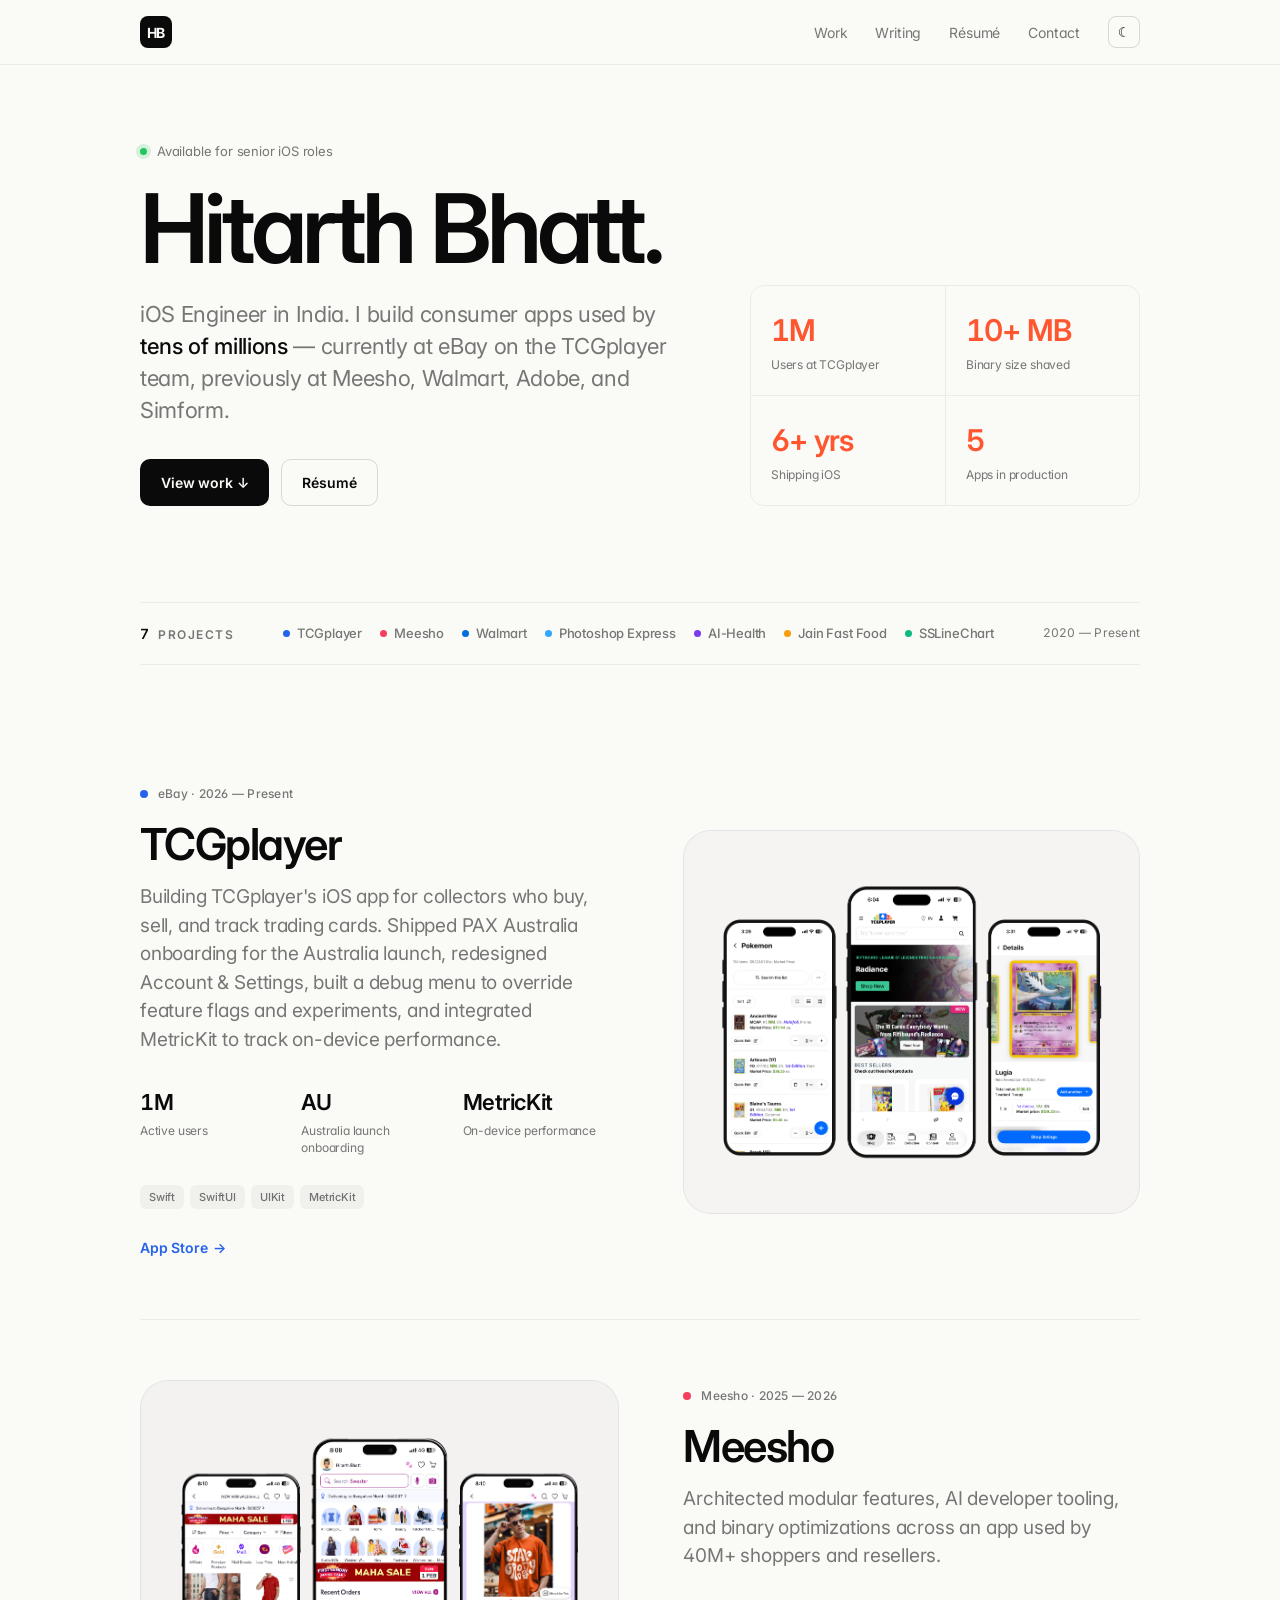
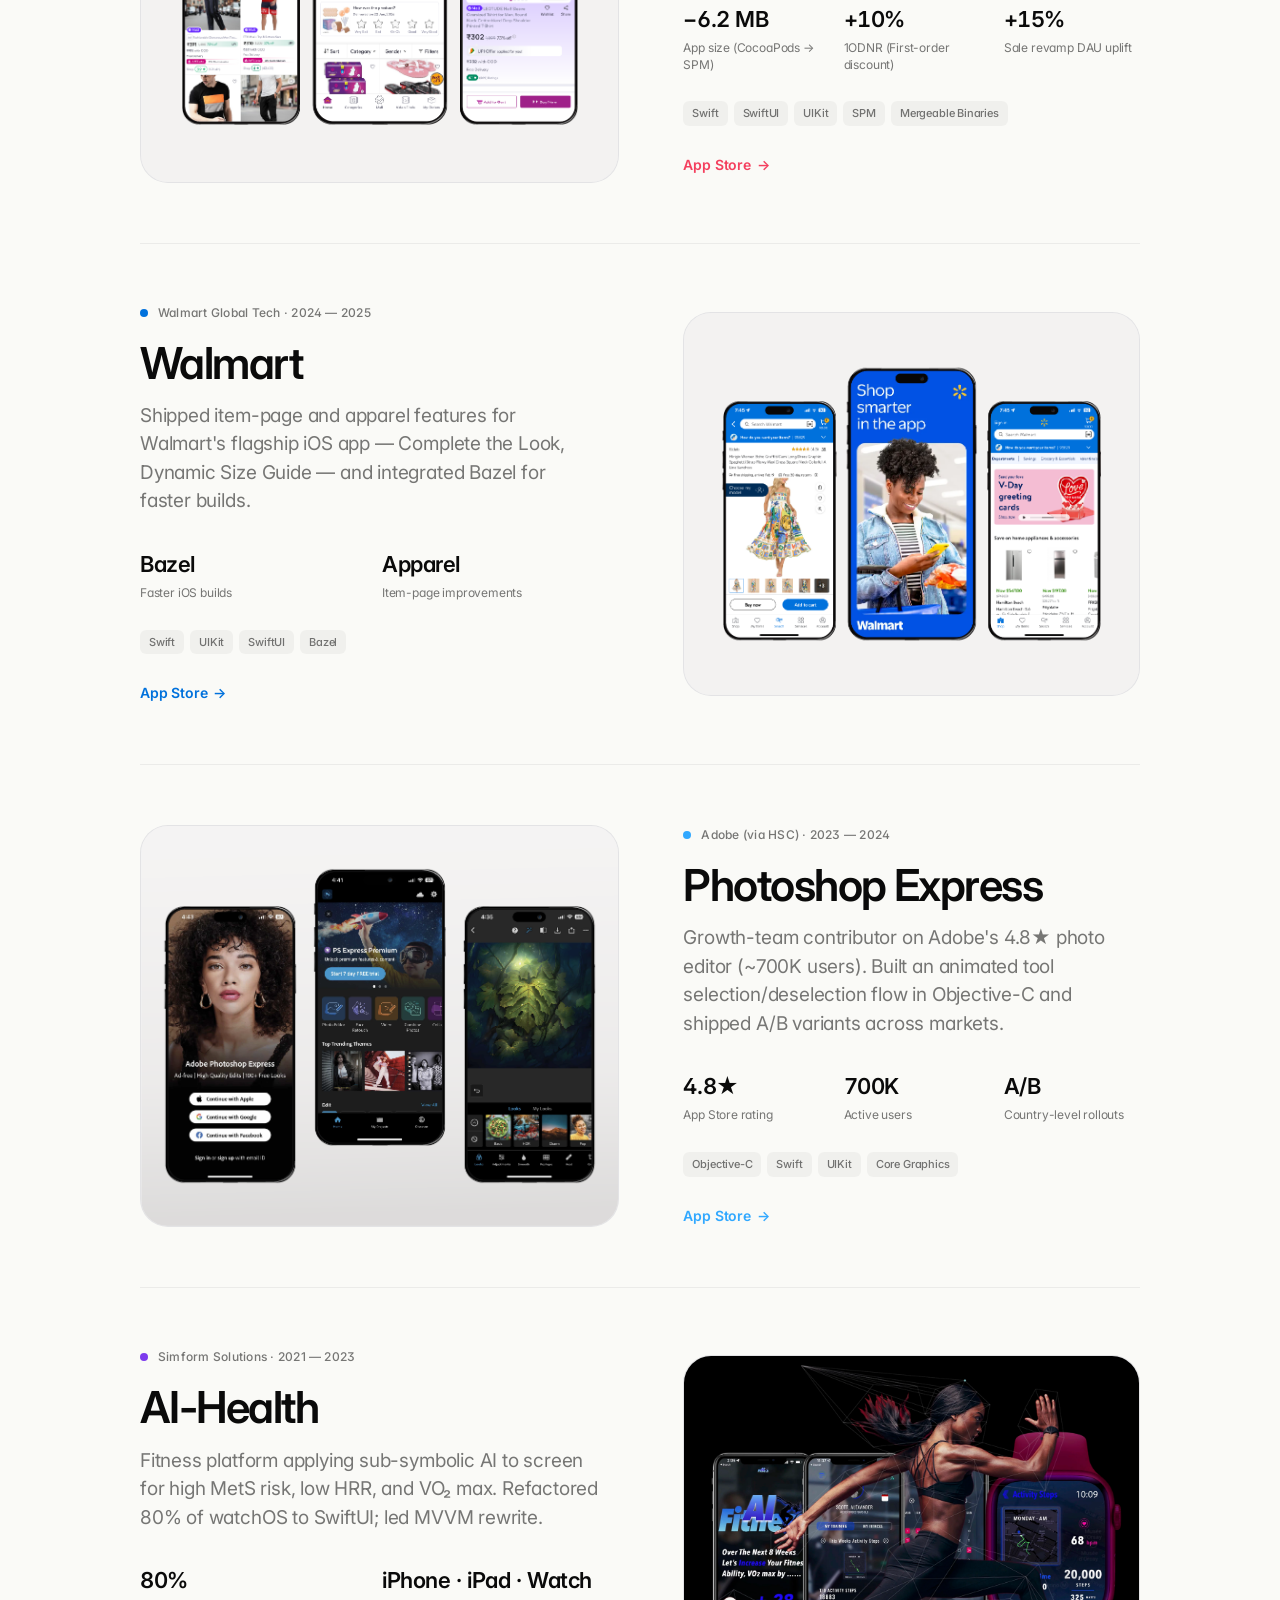
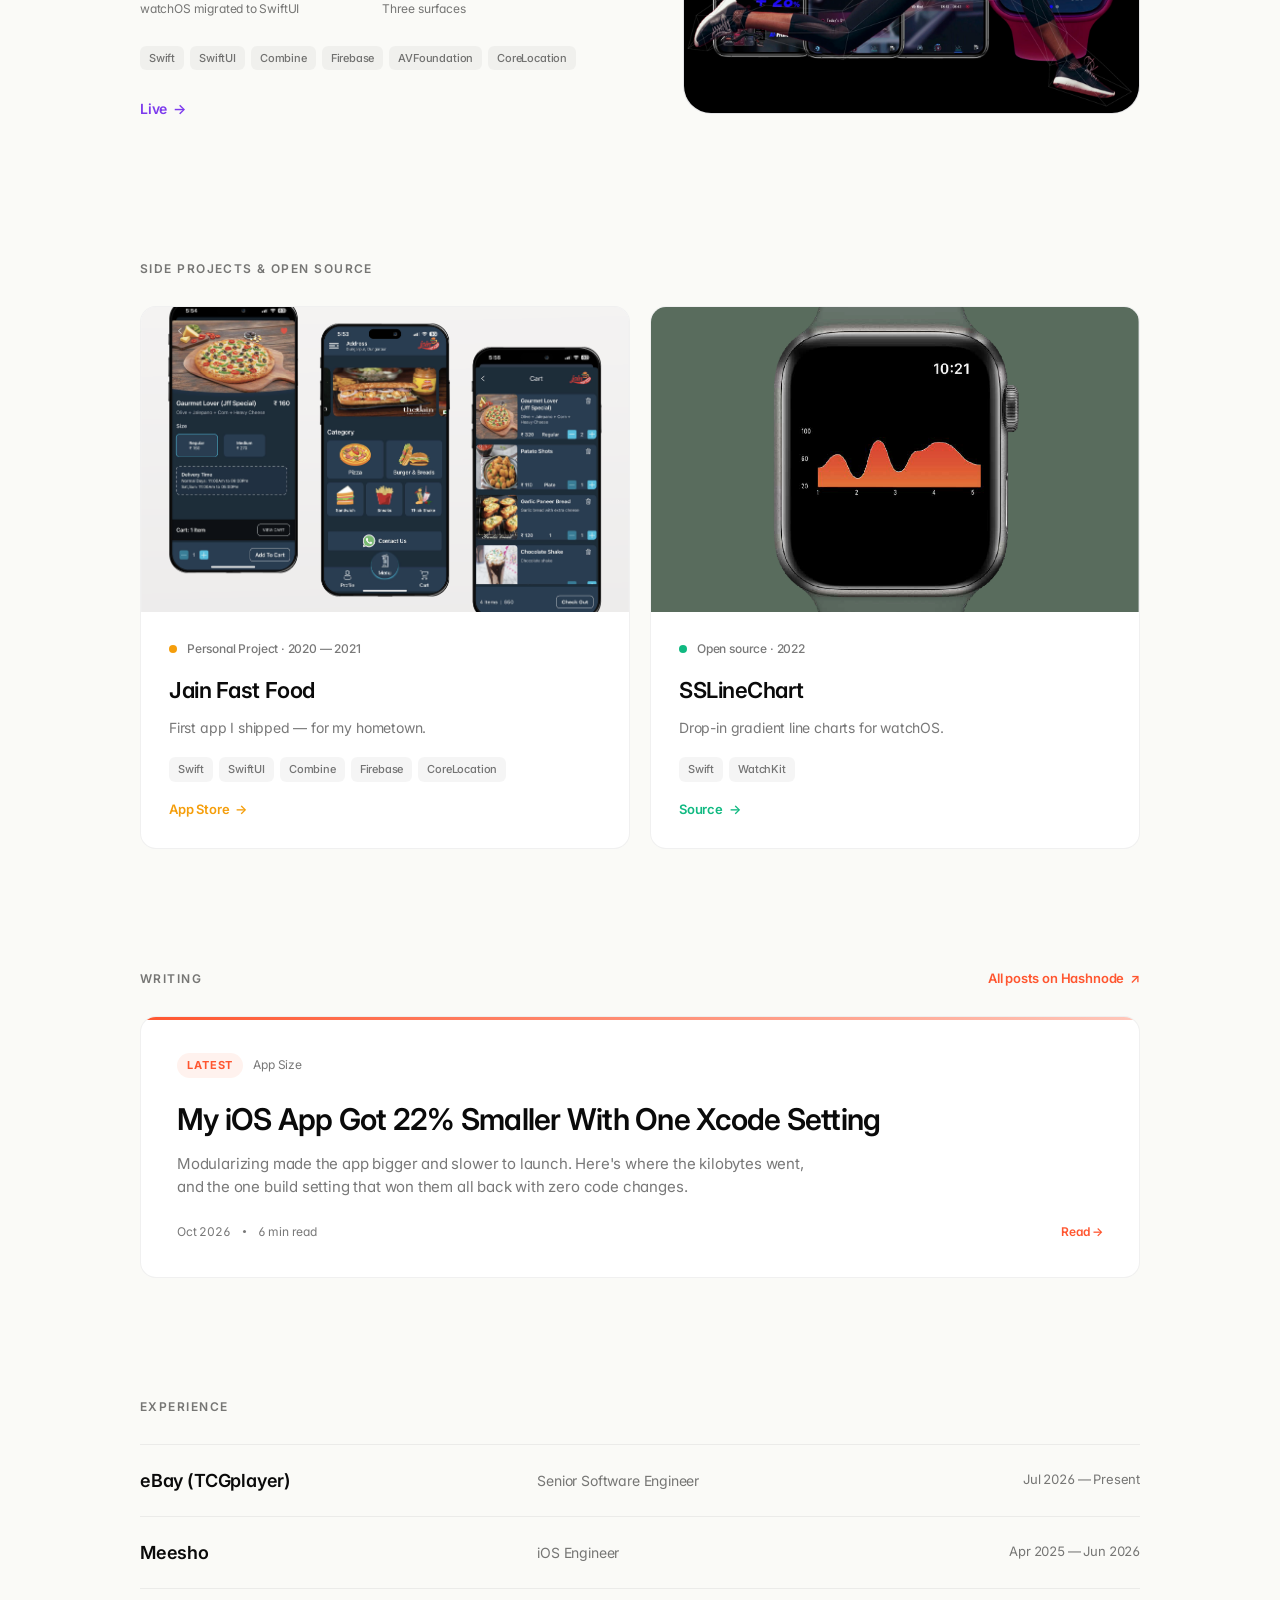
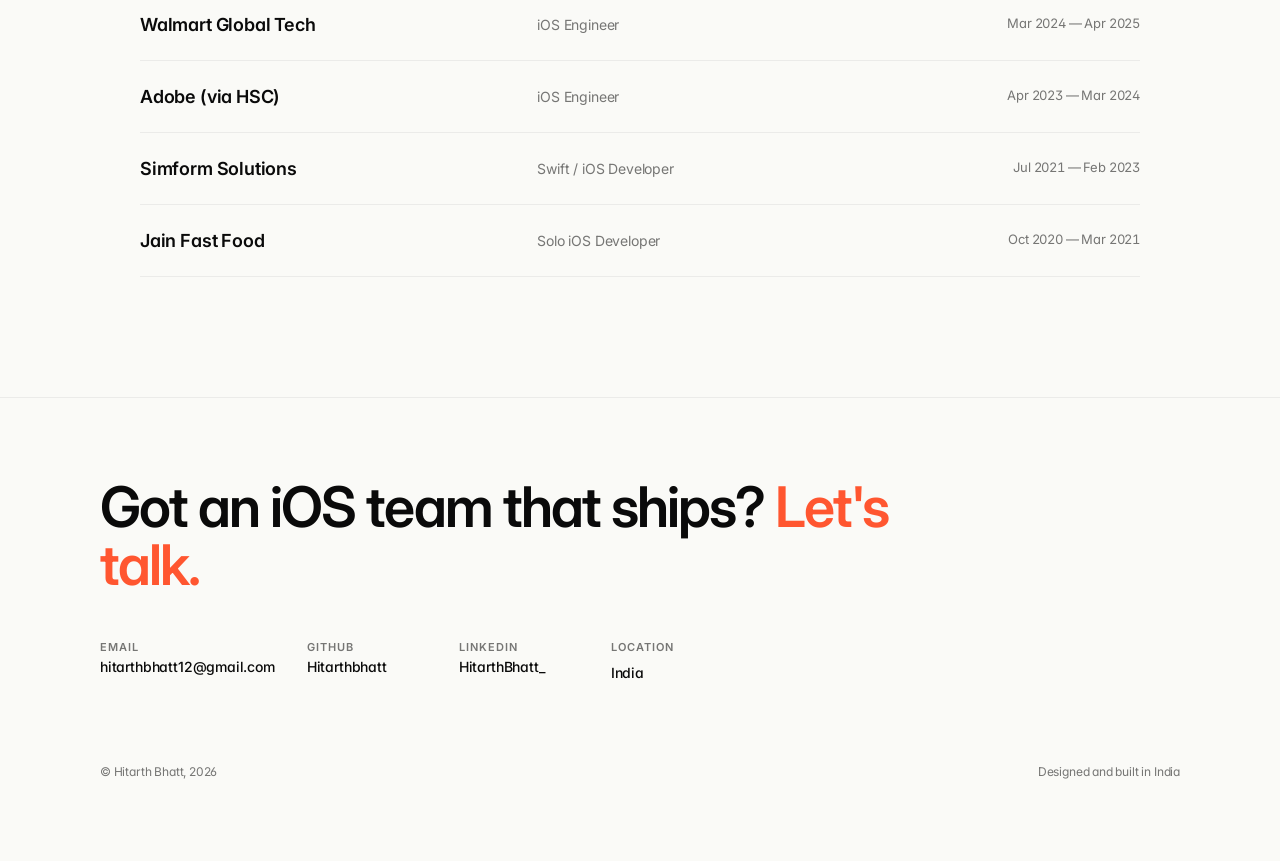
<file: index.html>
<!doctype html>
<html lang="en">
<head>
  <meta charset="utf-8" />
  <meta name="viewport" content="width=device-width, initial-scale=1" />
  <meta http-equiv="X-UA-Compatible" content="ie=edge" />

  <title>Hitarth Bhatt — iOS Engineer</title>
  <meta name="description" content="iOS Engineer in India. Building consumer apps used by tens of millions — eBay, Meesho, Walmart, Adobe." />
  <meta name="keywords" content="iOS, Swift, SwiftUI, Engineer, eBay, TCGplayer, Meesho, Walmart, Adobe, India, Hitarth Bhatt" />

  <meta property="og:title" content="Hitarth Bhatt — iOS Engineer" />
  <meta property="og:description" content="iOS Engineer in India. Building consumer apps used by tens of millions." />
  <meta property="og:type" content="website" />
  <meta name="twitter:card" content="summary_large_image" />

  <link rel="preconnect" href="https://fonts.googleapis.com" />
  <link rel="preconnect" href="https://fonts.gstatic.com" crossorigin />
  <link href="https://fonts.googleapis.com/css2?family=Inter:wght@400;500;600;700&display=swap" rel="stylesheet" />

  <link rel="stylesheet" href="css/style.css" />

  <script src="js/theme.js"></script>
</head>

<body>
  <a href="#main" class="visually-hidden" style="position:absolute;left:-9999px;">Skip to content</a>

  <nav class="nav" aria-label="Primary">
    <div class="nav__inner">
      <a href="#" class="nav__mono" aria-label="Hitarth Bhatt — home">HB</a>
      <div class="nav__links">
        <a href="#work">Work</a>
        <a href="#writing">Writing</a>
        <a href="https://github.com/Hitarthbhatt/Hitarthbhatt.github.io/releases/latest/download/HitarthResume.pdf" target="_blank" rel="noopener">Résumé</a>
        <a href="#contact">Contact</a>
        <button id="theme-toggle" class="theme-toggle" type="button" aria-label="Toggle theme">☾</button>
      </div>
    </div>
  </nav>

  <main id="main">
    <section class="hero" aria-labelledby="hero-name">
      <div class="hero__grid">
        <div>
          <div class="avail">
            <span class="avail__dot" aria-hidden="true"></span>
            Available for senior iOS roles
          </div>
          <h1 id="hero-name" class="hero__name">Hitarth Bhatt.</h1>
          <p class="hero__bio">
            iOS Engineer in India. I build consumer apps used by
            <strong>tens of millions</strong> — currently at eBay on the TCGplayer team, previously at Meesho, Walmart, Adobe, and Simform.
          </p>
          <div class="hero__cta">
            <a href="#work" class="btn btn--primary">View work ↓</a>
            <a href="https://github.com/Hitarthbhatt/Hitarthbhatt.github.io/releases/latest/download/HitarthResume.pdf" target="_blank" rel="noopener" class="btn btn--ghost">Résumé</a>
          </div>
        </div>
        <div data-render="highlights" aria-label="Career highlights"></div>
      </div>
    </section>

    <section class="idx" aria-label="Project index">
      <div class="idx__inner">
        <div class="idx__label">
          <span class="idx-count">0</span>projects
        </div>
        <div class="idx-chips" data-render="index"></div>
        <div class="idx__range">2020 — Present</div>
      </div>
    </section>

    <section id="work" class="featured" data-render="featured" aria-label="Featured projects"></section>

    <section class="side-wrap" aria-label="Side projects">
      <div class="section-label">Side Projects &amp; Open Source</div>
      <div class="side-grid" data-render="side"></div>
    </section>

    <section id="writing" class="writing-wrap" data-render="writing" aria-label="Writing"></section>

    <section id="experience" class="exp-wrap" aria-label="Experience">
      <div class="section-label">Experience</div>
      <div class="exp-list" data-render="experience"></div>
    </section>
  </main>

  <aside class="rail" data-render="rail" aria-label="Recent writing"></aside>

  <footer id="contact" class="footer" data-render="footer">
    <div class="footer__inner">
      <div class="footer__cta">
        Got an iOS team that ships? <span class="accent">Let's talk.</span>
      </div>
      <div class="footer-links"></div>
      <div class="footer-bottom">
        <span class="footer-copy"></span>
        <span>Designed and built in India</span>
      </div>
    </div>
  </footer>

  <script src="js/data.js"></script>
  <script src="js/posts.js"></script>
  <script src="js/render.js"></script>
</body>
</html>
</file>
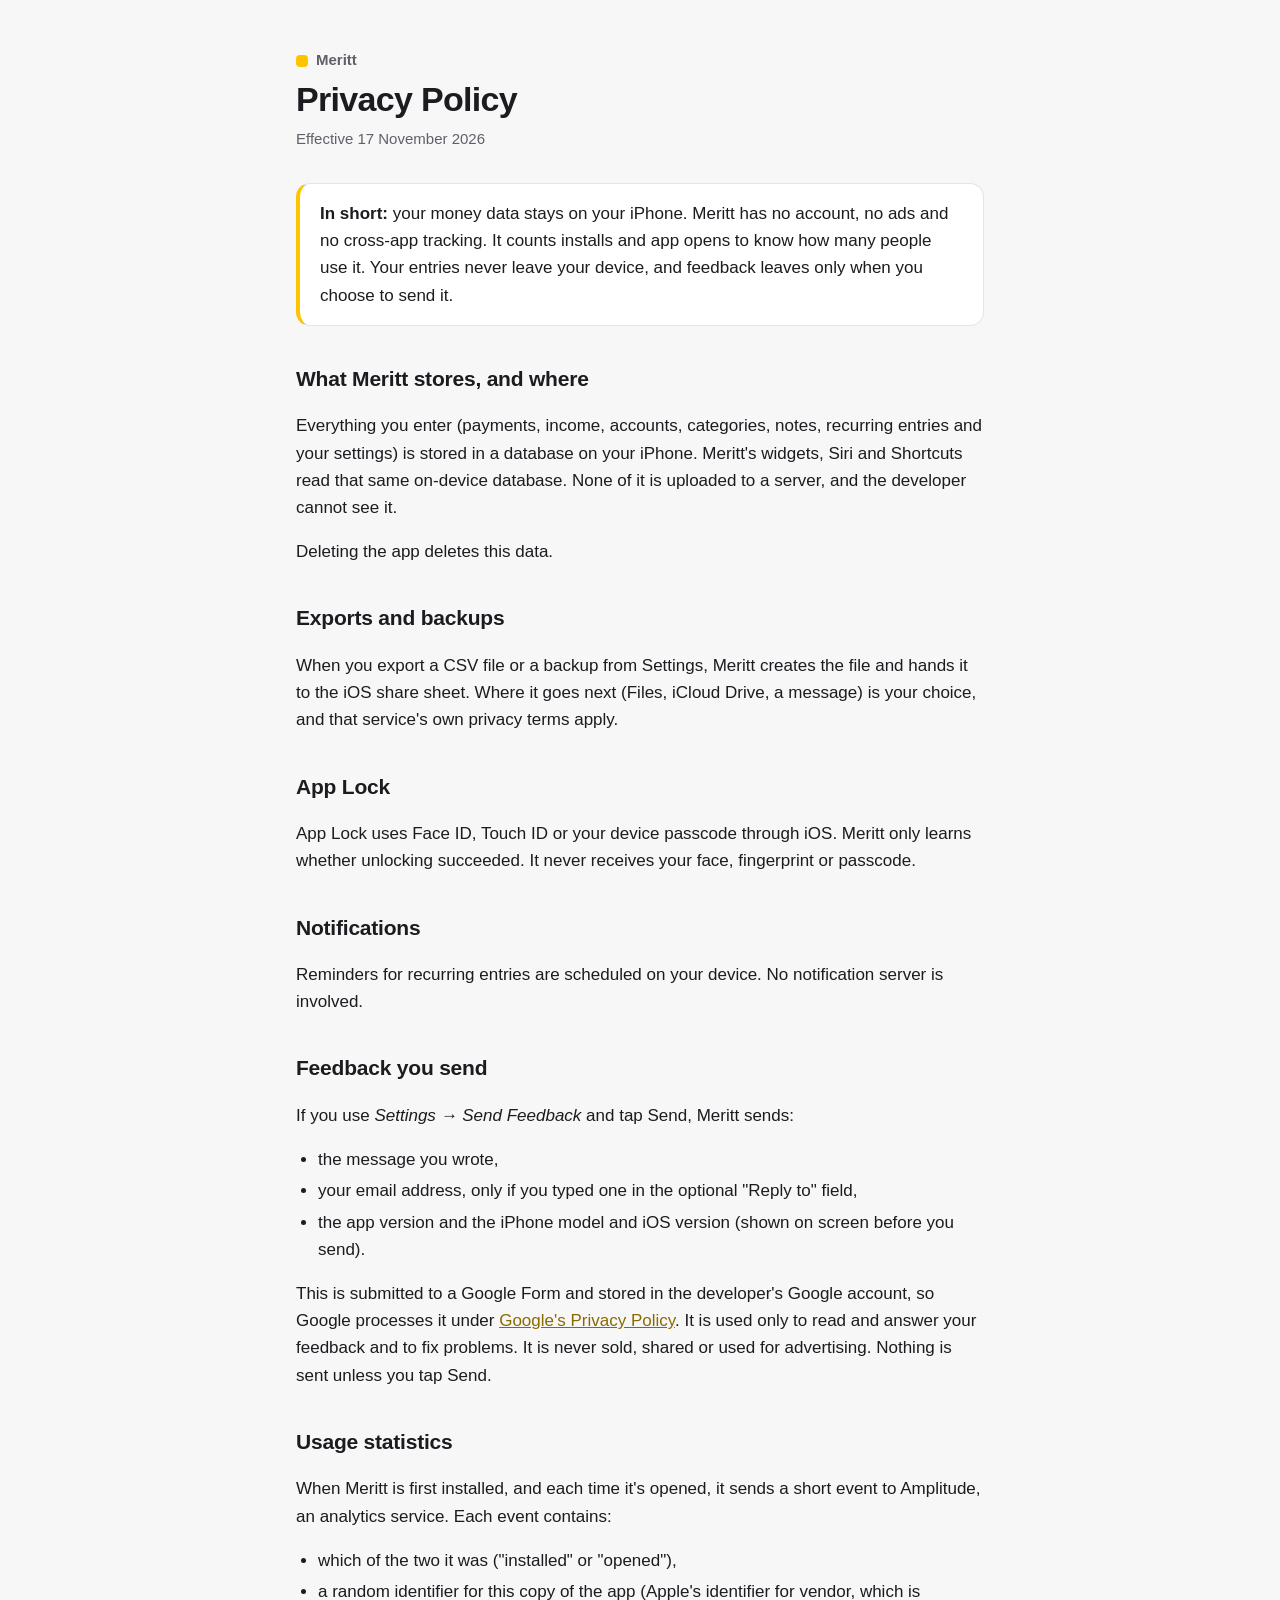
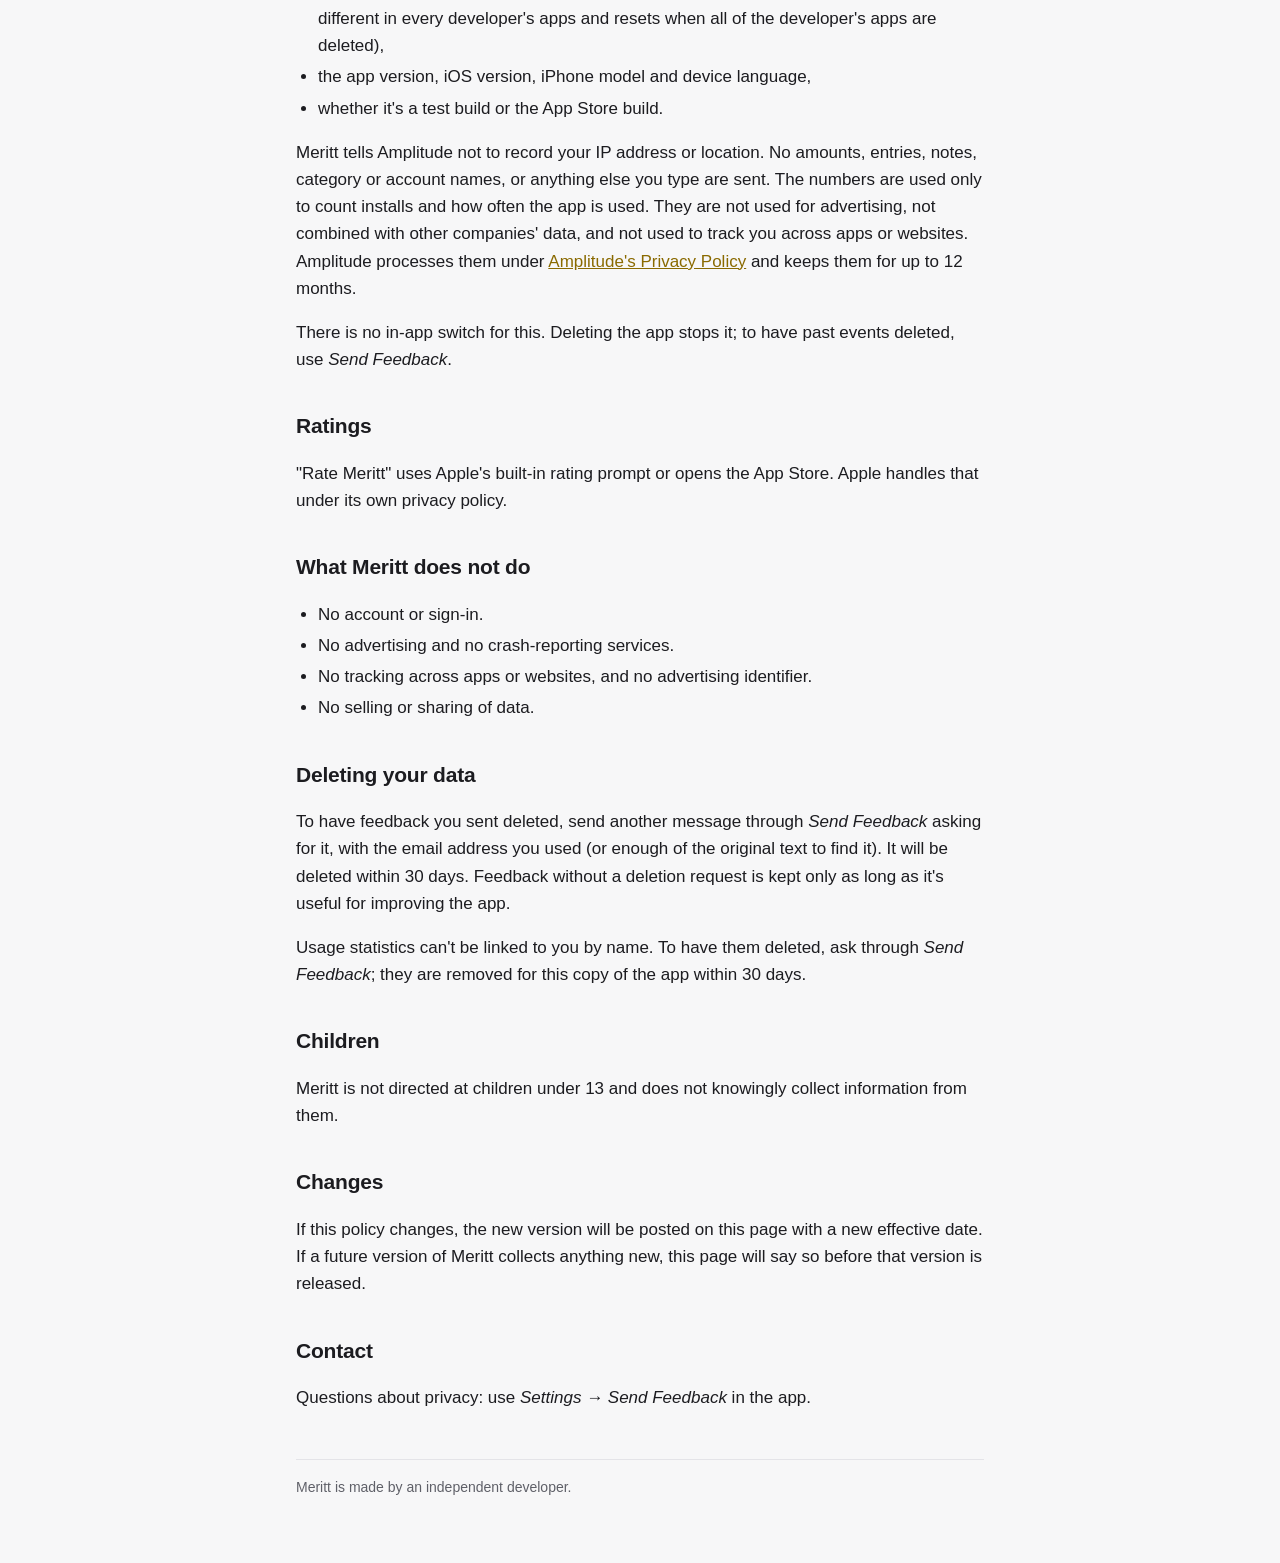
<file: meritt/privacy/index.html>
<!doctype html>
<html lang="en">
<head>
  <meta charset="utf-8" />
  <meta name="viewport" content="width=device-width, initial-scale=1" />
  <title>Meritt Privacy Policy</title>
  <meta name="description" content="How the Meritt money tracking app handles your data: it stays on your iPhone." />
  <meta name="color-scheme" content="light dark" />
  <style>
    :root {
      --bg: #f7f7f8;
      --surface: #ffffff;
      --text: #1c1c20;
      --muted: #5f6068;
      --line: #e4e4e8;
      --accent: #ffc400;
      --accent-ink: #8a6a00;
    }
    @media (prefers-color-scheme: dark) {
      :root {
        --bg: #0b0b0d;
        --surface: #17171a;
        --text: #f2f2f4;
        --muted: #a2a2aa;
        --line: #2a2a2f;
        --accent-ink: #ffc400;
      }
    }
    * { box-sizing: border-box; }
    body {
      margin: 0;
      background: var(--bg);
      color: var(--text);
      font: 17px/1.6 -apple-system, BlinkMacSystemFont, "SF Pro Text", "Segoe UI", Roboto, sans-serif;
      -webkit-text-size-adjust: 100%;
    }
    main { max-width: 720px; margin: 0 auto; padding: 48px 16px 64px; }
    header { margin-bottom: 32px; }
    .badge {
      display: inline-block;
      width: 12px; height: 12px;
      border-radius: 4px;
      background: var(--accent);
      margin-right: 8px;
      vertical-align: middle;
    }
    .app { font-weight: 600; color: var(--muted); font-size: 15px; }
    h1 { font-size: 34px; line-height: 1.15; margin: 8px 0 8px; letter-spacing: -0.02em; }
    .meta { color: var(--muted); font-size: 15px; margin: 0; }
    .summary {
      background: var(--surface);
      border: 1px solid var(--line);
      border-left: 4px solid var(--accent);
      border-radius: 14px;
      padding: 16px 20px;
      margin: 0 0 32px;
    }
    .summary p { margin: 0; }
    h2 { font-size: 21px; margin: 36px 0 8px; letter-spacing: -0.01em; }
    p, li { color: var(--text); }
    ul { padding-left: 22px; }
    li { margin: 4px 0; }
    a { color: var(--accent-ink); }
    footer { margin-top: 48px; padding-top: 16px; border-top: 1px solid var(--line); color: var(--muted); font-size: 14px; }
  </style>
</head>
<body>
  <main>
    <header>
      <div class="app"><span class="badge" aria-hidden="true"></span>Meritt</div>
      <h1>Privacy Policy</h1>
      <p class="meta">Effective 17 November 2026</p>
    </header>

    <div class="summary">
      <p><strong>In short:</strong> your money data stays on your iPhone. Meritt has no account, no ads and no
      cross-app tracking. It counts installs and app opens to know how many people use it. Your entries never
      leave your device, and feedback leaves only when you choose to send it.</p>
    </div>

    <h2>What Meritt stores, and where</h2>
    <p>Everything you enter (payments, income, accounts, categories, notes, recurring entries and your settings)
    is stored in a database on your iPhone. Meritt's widgets, Siri and Shortcuts read that same on-device
    database. None of it is uploaded to a server, and the developer cannot see it.</p>
    <p>Deleting the app deletes this data.</p>

    <h2>Exports and backups</h2>
    <p>When you export a CSV file or a backup from Settings, Meritt creates the file and hands it to the iOS share
    sheet. Where it goes next (Files, iCloud Drive, a message) is your choice, and that service's own privacy
    terms apply.</p>

    <h2>App Lock</h2>
    <p>App Lock uses Face ID, Touch ID or your device passcode through iOS. Meritt only learns whether
    unlocking succeeded. It never receives your face, fingerprint or passcode.</p>

    <h2>Notifications</h2>
    <p>Reminders for recurring entries are scheduled on your device. No notification server is involved.</p>

    <h2>Feedback you send</h2>
    <p>If you use <em>Settings → Send Feedback</em> and tap Send, Meritt sends:</p>
    <ul>
      <li>the message you wrote,</li>
      <li>your email address, only if you typed one in the optional "Reply to" field,</li>
      <li>the app version and the iPhone model and iOS version (shown on screen before you send).</li>
    </ul>
    <p>This is submitted to a Google Form and stored in the developer's Google account, so Google processes it
    under <a href="https://policies.google.com/privacy">Google's Privacy Policy</a>. It is used only to read and
    answer your feedback and to fix problems. It is never sold, shared or used for advertising. Nothing is
    sent unless you tap Send.</p>

    <h2>Usage statistics</h2>
    <p>When Meritt is first installed, and each time it's opened, it sends a short event to Amplitude, an
    analytics service. Each event contains:</p>
    <ul>
      <li>which of the two it was ("installed" or "opened"),</li>
      <li>a random identifier for this copy of the app (Apple's identifier for vendor, which is different in every
      developer's apps and resets when all of the developer's apps are deleted),</li>
      <li>the app version, iOS version, iPhone model and device language,</li>
      <li>whether it's a test build or the App Store build.</li>
    </ul>
    <p>Meritt tells Amplitude not to record your IP address or location. No amounts, entries, notes, category or
    account names, or anything else you type are sent. The numbers are used only to count installs and how
    often the app is used. They are not used for advertising, not combined with other companies' data, and not
    used to track you across apps or websites. Amplitude processes them under
    <a href="https://amplitude.com/privacy">Amplitude's Privacy Policy</a> and keeps them for up to 12 months.</p>
    <p>There is no in-app switch for this. Deleting the app stops it; to have past events deleted, use
    <em>Send Feedback</em>.</p>

    <h2>Ratings</h2>
    <p>"Rate Meritt" uses Apple's built-in rating prompt or opens the App Store. Apple handles that under its own
    privacy policy.</p>

    <h2>What Meritt does not do</h2>
    <ul>
      <li>No account or sign-in.</li>
      <li>No advertising and no crash-reporting services.</li>
      <li>No tracking across apps or websites, and no advertising identifier.</li>
      <li>No selling or sharing of data.</li>
    </ul>

    <h2>Deleting your data</h2>
    <p>To have feedback you sent deleted, send another message through <em>Send Feedback</em> asking for it, with
    the email address you used (or enough of the original text to find it). It will be deleted within 30 days.
    Feedback without a deletion request is kept only as long as it's useful for improving the app.</p>
    <p>Usage statistics can't be linked to you by name. To have them deleted, ask through <em>Send Feedback</em>; they
    are removed for this copy of the app within 30 days.</p>

    <h2>Children</h2>
    <p>Meritt is not directed at children under 13 and does not knowingly collect information from them.</p>

    <h2>Changes</h2>
    <p>If this policy changes, the new version will be posted on this page with a new effective date. If a future
    version of Meritt collects anything new, this page will say so before that version is released.</p>

    <h2>Contact</h2>
    <p>Questions about privacy: use <em>Settings → Send Feedback</em> in the app.</p>

    <footer>Meritt is made by an independent developer.</footer>
  </main>
</body>
</html>
</file>
<file: css/style.css>
/* ---------- Reset ---------- */
*, *::before, *::after { box-sizing: border-box; }
html, body { margin: 0; padding: 0; }
html { scroll-behavior: smooth; }
@media (prefers-reduced-motion: reduce) {
  html { scroll-behavior: auto; }
}
:target, [id] { scroll-margin-top: 72px; }
body { -webkit-font-smoothing: antialiased; -moz-osx-font-smoothing: grayscale; text-rendering: optimizeLegibility; }
img { max-width: 100%; display: block; }
button { font: inherit; cursor: pointer; }
a { color: inherit; }

/* ---------- Tokens ---------- */
:root {
  --bg: #fafaf7;
  --fg: #0a0a0a;
  --muted: rgba(10, 10, 10, 0.55);
  --subtle: rgba(10, 10, 10, 0.06);
  --subtle-strong: rgba(10, 10, 10, 0.14);
  --card: #ffffff;
  --chip-bg: rgba(10, 10, 10, 0.04);
  --nav-bg: rgba(250, 250, 247, 0.72);
  --canvas-flat: #f1f1f3;
  --accent: #FF5630;
  --accent-tint: rgba(255, 86, 48, 0.08);
  --avail: #22c55e;
}

html[data-theme="dark"] {
  --bg: #0a0a0a;
  --fg: #f5f5f0;
  --muted: rgba(245, 245, 240, 0.55);
  --subtle: rgba(245, 245, 240, 0.08);
  --subtle-strong: rgba(245, 245, 240, 0.16);
  --card: #141414;
  --chip-bg: rgba(255, 255, 255, 0.04);
  --nav-bg: rgba(10, 10, 10, 0.72);
  --canvas-flat: #15151a;
  --accent-tint: rgba(255, 86, 48, 0.14);
}

/* ---------- Base ---------- */
body {
  background: var(--bg);
  color: var(--fg);
  font-family: "Inter", -apple-system, BlinkMacSystemFont, "SF Pro Text", system-ui, sans-serif;
  font-feature-settings: "ss01", "cv11";
  letter-spacing: -0.011em;
  font-size: 16px;
  line-height: 1.5;
  transition: background-color 0.18s ease, color 0.18s ease;
}

a { text-decoration: none; }
a:focus-visible, button:focus-visible {
  outline: 2px solid var(--accent);
  outline-offset: 3px;
  border-radius: 4px;
}

.container { max-width: 1080px; margin: 0 auto; padding-left: 40px; padding-right: 40px; }
.dot { display: inline-block; border-radius: 999px; flex-shrink: 0; }

/* ---------- Nav ---------- */
.nav {
  position: sticky;
  top: 0;
  z-index: 50;
  background: var(--nav-bg);
  -webkit-backdrop-filter: saturate(180%) blur(20px);
  backdrop-filter: saturate(180%) blur(20px);
  border-bottom: 1px solid var(--subtle);
}
.nav__inner {
  max-width: 1080px;
  margin: 0 auto;
  padding: 16px 40px;
  display: flex;
  align-items: center;
  justify-content: space-between;
  gap: 16px;
}
.nav__mono {
  width: 32px; height: 32px;
  display: flex; align-items: center; justify-content: center;
  border-radius: 8px;
  background: var(--fg);
  color: var(--bg);
  font-size: 14px;
  font-weight: 700;
  letter-spacing: -0.03em;
  text-decoration: none;
}
.nav__links {
  display: flex;
  align-items: center;
  gap: 28px;
  font-size: 14px;
  color: var(--muted);
}
.nav__links a { color: inherit; }
.nav__links a:hover { color: var(--fg); }
.theme-toggle {
  width: 32px; height: 32px;
  border-radius: 8px;
  background: transparent;
  border: 1px solid var(--subtle-strong);
  color: var(--fg);
  font-size: 14px;
  line-height: 1;
  display: inline-flex; align-items: center; justify-content: center;
}
.theme-toggle:hover { background: var(--chip-bg); }

/* ---------- Hero ---------- */
.hero { padding: 72px 40px 56px; max-width: 1080px; margin: 0 auto; }
.hero__grid {
  display: grid;
  grid-template-columns: 1.4fr 1fr;
  gap: 64px;
  align-items: end;
}
.avail {
  display: inline-flex;
  align-items: center;
  gap: 10px;
  margin-bottom: 20px;
  color: var(--muted);
  font-size: 13px;
}
.avail__dot {
  width: 7px; height: 7px;
  border-radius: 999px;
  background: var(--avail);
  box-shadow: 0 0 0 4px rgba(34, 197, 94, 0.18);
}
.hero__name {
  font-size: 96px;
  line-height: 0.98;
  font-weight: 600;
  letter-spacing: -0.05em;
  margin: 0;
}
.hero__bio {
  font-size: 22px;
  line-height: 1.45;
  color: var(--muted);
  margin-top: 24px;
  margin-bottom: 0;
  letter-spacing: -0.015em;
  max-width: 540px;
  font-weight: 400;
}
.hero__bio strong { color: var(--fg); font-weight: 500; }
.hero__cta { display: flex; gap: 12px; margin-top: 32px; flex-wrap: wrap; }
.btn {
  padding: 12px 20px;
  border-radius: 10px;
  font-size: 14px;
  font-weight: 600;
  letter-spacing: -0.01em;
  border: 1px solid transparent;
  display: inline-flex;
  align-items: center;
  gap: 6px;
}
.btn--primary { background: var(--fg); color: var(--bg); }
.btn--primary:hover { opacity: 0.92; }
.btn--ghost {
  background: transparent;
  color: var(--fg);
  border-color: var(--subtle-strong);
}
.btn--ghost:hover { background: var(--chip-bg); }

/* Highlights card */
.hl-grid {
  display: grid;
  grid-template-columns: 1fr 1fr;
  border: 1px solid var(--subtle);
  border-radius: 14px;
  overflow: hidden;
}
.hl-cell { padding: 22px 20px; }
.hl-cell:nth-child(2), .hl-cell:nth-child(4) { border-left: 1px solid var(--subtle); }
.hl-cell:nth-child(3), .hl-cell:nth-child(4) { border-top: 1px solid var(--subtle); }
.hl-value {
  font-size: 30px;
  font-weight: 600;
  letter-spacing: -0.03em;
  color: var(--accent);
  font-variant-numeric: tabular-nums;
}
.hl-label {
  font-size: 12px;
  color: var(--muted);
  margin-top: 4px;
  line-height: 1.35;
}

/* ---------- Project index strip ---------- */
.idx { max-width: 1080px; margin: 0 auto; padding: 40px 40px 0; }
.idx__inner {
  display: grid;
  grid-template-columns: auto 1fr auto;
  gap: 32px;
  align-items: center;
  border-top: 1px solid var(--subtle);
  border-bottom: 1px solid var(--subtle);
  padding: 20px 0;
}
.idx__label {
  font-size: 12px;
  color: var(--muted);
  text-transform: uppercase;
  letter-spacing: 0.12em;
  font-weight: 600;
}
.idx-count {
  color: var(--fg);
  font-size: 14px;
  margin-right: 8px;
  font-variant-numeric: tabular-nums;
}
.idx-chips {
  display: flex;
  gap: 18px;
  flex-wrap: wrap;
  justify-content: center;
}
.chip {
  display: inline-flex;
  align-items: center;
  gap: 7px;
  font-size: 13px;
  color: var(--muted);
  font-weight: 500;
}
.chip:hover { color: var(--fg); }
.idx__range {
  font-size: 12px;
  color: var(--muted);
  font-variant-numeric: tabular-nums;
  letter-spacing: 0.02em;
}

/* ---------- Featured projects ---------- */
.featured { max-width: 1080px; margin: 0 auto; padding: 60px 40px; }
.fr-row {
  display: grid;
  grid-template-columns: 1.05fr 1fr;
  gap: 64px;
  padding: 60px 0;
  border-bottom: 1px solid var(--subtle);
  align-items: center;
}
.fr-row:last-child { border-bottom: none; }
.fr-row--rev .fr-info { order: 2; }
.fr-row--rev .fr-canvas-wrap { order: 1; }
.fr-meta {
  display: flex;
  align-items: center;
  gap: 10px;
  margin-bottom: 18px;
  font-size: 12px;
  color: var(--muted);
  font-weight: 500;
  letter-spacing: 0.02em;
}
.fr-name {
  font-size: 44px;
  font-weight: 600;
  letter-spacing: -0.035em;
  margin: 0;
  line-height: 1.05;
}
.fr-desc {
  font-size: 19px;
  color: var(--muted);
  margin: 16px 0 0;
  line-height: 1.5;
  letter-spacing: -0.01em;
  max-width: 460px;
}
.fr-kpis {
  display: grid;
  gap: 24px;
  margin-top: 32px;
  max-width: 460px;
}
.fr-kpi-v {
  font-size: 22px;
  font-weight: 600;
  color: var(--fg);
  letter-spacing: -0.02em;
  font-variant-numeric: tabular-nums;
}
.fr-kpi-l {
  font-size: 12px;
  color: var(--muted);
  margin-top: 4px;
  line-height: 1.4;
}
.fr-stack { display: flex; gap: 6px; margin-top: 28px; flex-wrap: wrap; }
.chip-tag {
  font-size: 11px;
  padding: 4px 9px;
  border-radius: 6px;
  color: var(--muted);
  font-weight: 500;
  background: var(--chip-bg);
}
.fr-link {
  display: inline-flex;
  align-items: center;
  gap: 6px;
  margin-top: 28px;
  font-size: 14px;
  font-weight: 600;
}
.fr-link:hover { text-decoration: underline; }
.fr-canvas-wrap {
  display: flex;
  justify-content: center;
  align-items: center;
}
.fr-canvas {
  border-radius: 28px;
  padding: 40px;
  display: flex;
  justify-content: center;
  align-items: center;
  width: 100%;
  aspect-ratio: 1 / 1.05;
  border: 1px solid var(--subtle);
  overflow: hidden;
}
.fr-canvas--flat {
  padding: 0;
  aspect-ratio: auto;
  background: var(--canvas-flat);
  display: block;
}
.fr-img-flat {
  width: 100%;
  height: auto;
  display: block;
}
.fr-img {
  max-height: 100%;
  width: auto;
  max-width: 100%;
  object-fit: contain;
  border-radius: 16px;
}

/* Phone mock placeholder (used when no image asset) */
.phone-mock {
  width: 220px;
  max-width: 100%;
  aspect-ratio: 220 / 460;
  border-radius: 32px;
  padding: 14px;
  box-shadow: 0 30px 60px -20px rgba(0,0,0,0.35), inset 0 0 0 1px rgba(255,255,255,0.05);
  display: flex;
}
.phone-mock__inner {
  flex: 1;
  background: rgba(255,255,255,0.95);
  border-radius: 26px;
  display: flex;
  flex-direction: column;
  align-items: center;
  justify-content: center;
  padding: 24px;
  gap: 14px;
  color: #0a0a0a;
}
.phone-mock__icon {
  width: 56px; height: 56px;
  border-radius: 18px;
  display: flex; align-items: center; justify-content: center;
  color: #fff;
  font-weight: 700;
  font-size: 26px;
  letter-spacing: -0.03em;
}
.phone-mock__name { font-size: 14px; font-weight: 600; letter-spacing: -0.02em; }
.phone-mock__chips { display: flex; flex-wrap: wrap; gap: 4px; justify-content: center; }
.phone-mock__chip {
  font-size: 9px;
  padding: 3px 6px;
  border-radius: 5px;
  background: rgba(10,10,10,0.06);
  color: rgba(10,10,10,0.6);
}

/* ---------- Side projects ---------- */
.side-wrap { max-width: 1080px; margin: 0 auto; padding: 20px 40px 100px; }
.section-label {
  font-size: 12px;
  color: var(--muted);
  text-transform: uppercase;
  letter-spacing: 0.12em;
  font-weight: 600;
  margin-bottom: 28px;
}
.side-grid { display: grid; grid-template-columns: 1fr 1fr; gap: 20px; }
.side-card {
  background: var(--card);
  border-radius: 16px;
  padding: 28px;
  border: 1px solid var(--subtle);
  display: flex;
  flex-direction: column;
}
.side-card--with-image { padding: 0; overflow: hidden; }
.side-card__media {
  background: var(--canvas-flat);
  aspect-ratio: 16 / 10;
  overflow: hidden;
  display: block;
}
.side-card__media img {
  width: 100%;
  height: 100%;
  object-fit: cover;
  object-position: center;
  display: block;
}
.side-card--with-image .side-card__body { padding: 28px; }
.side-meta {
  display: flex;
  align-items: center;
  gap: 10px;
  margin-bottom: 16px;
  font-size: 12px;
  color: var(--muted);
  font-weight: 500;
}
.side-name { font-size: 22px; font-weight: 600; letter-spacing: -0.02em; }
.side-desc { font-size: 14px; color: var(--muted); line-height: 1.55; margin-top: 10px; }
.side-stack { display: flex; gap: 6px; margin-top: 18px; flex-wrap: wrap; }
.side-link {
  display: inline-flex;
  align-items: center;
  gap: 6px;
  margin-top: 18px;
  font-size: 13px;
  font-weight: 600;
}
.side-link:hover { text-decoration: underline; }

/* ---------- Writing ---------- */
.writing-wrap { max-width: 1080px; margin: 0 auto; padding: 20px 40px 100px; }
.writing__header {
  display: flex;
  align-items: baseline;
  justify-content: space-between;
  margin-bottom: 28px;
  gap: 16px;
  flex-wrap: wrap;
}
.writing__all {
  font-size: 13px;
  color: var(--accent);
  font-weight: 600;
  display: inline-flex;
  align-items: center;
  gap: 6px;
}
.writing__all:hover { text-decoration: underline; }
.writing__featured {
  background: var(--card);
  border: 1px solid var(--subtle);
  border-radius: 16px;
  padding: 36px;
  display: flex;
  flex-direction: column;
  position: relative;
  overflow: hidden;
  color: inherit;
  text-decoration: none;
  transition: border-color 0.18s ease;
}
.writing__featured:hover { border-color: var(--subtle-strong); }
.writing__bar {
  position: absolute;
  top: 0; left: 0; right: 0;
  height: 3px;
  background: linear-gradient(90deg, var(--accent), color-mix(in srgb, var(--accent) 33%, transparent));
}
.writing__top {
  display: flex;
  align-items: center;
  gap: 10px;
  margin-bottom: 24px;
}
.writing__pill {
  font-size: 11px;
  font-weight: 700;
  color: var(--accent);
  letter-spacing: 0.08em;
  text-transform: uppercase;
  padding: 4px 10px;
  border-radius: 100px;
  background: var(--accent-tint);
}
.writing__tag { font-size: 12px; color: var(--muted); }
.writing__title {
  font-size: 30px;
  font-weight: 600;
  letter-spacing: -0.025em;
  line-height: 1.15;
  margin: 0;
}
.writing__excerpt {
  font-size: 15px;
  line-height: 1.55;
  color: var(--muted);
  margin: 16px 0 0;
  max-width: 640px;
}
.writing__foot {
  margin-top: 24px;
  display: flex;
  gap: 12px;
  align-items: center;
  font-size: 12px;
  color: var(--muted);
  font-variant-numeric: tabular-nums;
}
.writing__dot {
  width: 3px; height: 3px;
  border-radius: 3px;
  background: var(--muted);
  display: inline-block;
}
.writing__read {
  margin-left: auto;
  color: var(--accent);
  font-weight: 600;
}

/* ---------- Experience ---------- */
.exp-wrap { max-width: 1080px; margin: 0 auto; padding: 20px 40px 120px; }
.exp-list { border-top: 1px solid var(--subtle); }
.exp-row {
  display: grid;
  grid-template-columns: 1.3fr 1fr 1fr;
  padding: 22px 0;
  border-bottom: 1px solid var(--subtle);
  align-items: center;
  gap: 16px;
}
.exp-co { font-size: 18px; font-weight: 600; letter-spacing: -0.01em; }
.exp-role { font-size: 14px; color: var(--muted); }
.exp-yr {
  font-size: 13px;
  color: var(--muted);
  text-align: right;
  font-variant-numeric: tabular-nums;
}

/* ---------- Footer ---------- */
.footer {
  border-top: 1px solid var(--subtle);
  padding: 80px 40px;
}
.footer__inner { max-width: 1080px; margin: 0 auto; }
.footer__cta {
  font-size: 56px;
  font-weight: 600;
  letter-spacing: -0.035em;
  line-height: 1.05;
  max-width: 800px;
}
.footer__cta .accent { color: var(--accent); }
.footer-links {
  display: flex;
  gap: 32px;
  margin-top: 44px;
  flex-wrap: wrap;
  font-size: 14px;
}
.footer-link { min-width: 120px; }
.footer-label {
  font-size: 11px;
  color: var(--muted);
  text-transform: uppercase;
  letter-spacing: 0.1em;
  font-weight: 600;
}
.footer-value { margin-top: 6px; font-size: 14px; font-weight: 500; color: var(--fg); }
a.footer-value:hover { color: var(--accent); }
.footer-bottom {
  margin-top: 80px;
  font-size: 12px;
  color: var(--muted);
  display: flex;
  justify-content: space-between;
  flex-wrap: wrap;
  gap: 16px;
}

/* ---------- Recent writing rail (wide desktops only) ---------- */
.rail { display: none; }
@media (min-width: 1680px) {
  .rail {
    display: block;
    position: fixed;
    top: 104px;
    left: calc(50% + 540px + 32px);
    width: min(380px, calc(50vw - 540px - 64px));
    max-height: calc(100vh - 136px);
    overflow-y: auto;
    z-index: 10;
    transition: opacity 0.2s ease;
  }
}
.rail--hidden { opacity: 0; pointer-events: none; }
.rail__label { margin-bottom: 12px; }
.rail__post {
  display: flex;
  gap: 14px;
  align-items: flex-start;
  padding: 18px 0;
  border-bottom: 1px solid var(--subtle);
  color: inherit;
}
.rail__post--lead { flex-direction: column; gap: 0; padding-top: 0; }
.rail__cover {
  width: 100%;
  aspect-ratio: 1.9;
  object-fit: cover;
  border-radius: 12px;
  border: 1px solid var(--subtle);
  margin-bottom: 16px;
}
.rail__thumb {
  width: 96px;
  aspect-ratio: 1.9;
  object-fit: cover;
  border-radius: 8px;
  border: 1px solid var(--subtle);
  flex-shrink: 0;
}
.rail__text { min-width: 0; }
.rail__meta {
  font-size: 12px;
  color: var(--muted);
  font-variant-numeric: tabular-nums;
}
.rail__title {
  margin-top: 6px;
  font-size: 15px;
  font-weight: 600;
  line-height: 1.35;
  letter-spacing: -0.015em;
  display: -webkit-box;
  -webkit-line-clamp: 2;
  -webkit-box-orient: vertical;
  overflow: hidden;
  transition: color 0.18s ease;
}
.rail__post--lead .rail__title { font-size: 20px; line-height: 1.25; letter-spacing: -0.02em; }
.rail__excerpt {
  margin-top: 8px;
  font-size: 13px;
  line-height: 1.5;
  color: var(--muted);
  display: -webkit-box;
  -webkit-line-clamp: 3;
  -webkit-box-orient: vertical;
  overflow: hidden;
}
.rail__post:hover .rail__title { color: var(--accent); }
.rail__all { margin-top: 18px; font-size: 14px; }

/* ---------- Responsive ---------- */
@media (max-width: 900px) {
  .hero__grid { grid-template-columns: 1fr; gap: 40px; align-items: start; }
  .hero__name { font-size: 72px; }
  .hero { padding: 56px 24px 40px; }
  .container, .idx, .featured, .side-wrap, .writing-wrap, .exp-wrap { padding-left: 24px; padding-right: 24px; }
  .writing__featured { padding: 24px; }
  .writing__title { font-size: 24px; }
  .footer { padding: 64px 24px; }
  .nav__inner { padding: 14px 24px; gap: 12px; }
  .fr-row { grid-template-columns: 1fr; gap: 32px; padding: 48px 0; }
  .fr-row--rev .fr-info { order: 1; }
  .fr-row--rev .fr-canvas-wrap { order: 2; }
  .side-grid { grid-template-columns: 1fr; }
  .exp-row { grid-template-columns: 1fr; gap: 4px; }
  .exp-yr { text-align: left; }
  .footer__cta { font-size: 40px; }
  .idx__inner { grid-template-columns: 1fr; gap: 16px; text-align: center; }
}

@media (max-width: 520px) {
  .hero__name { font-size: 56px; letter-spacing: -0.04em; }
  .hero__bio { font-size: 18px; }
  .nav__links { gap: 18px; font-size: 13px; }
  .nav__links a:not(.theme-toggle) { display: none; }
  .fr-name { font-size: 34px; }
  .footer__cta { font-size: 32px; }
}
</file>
